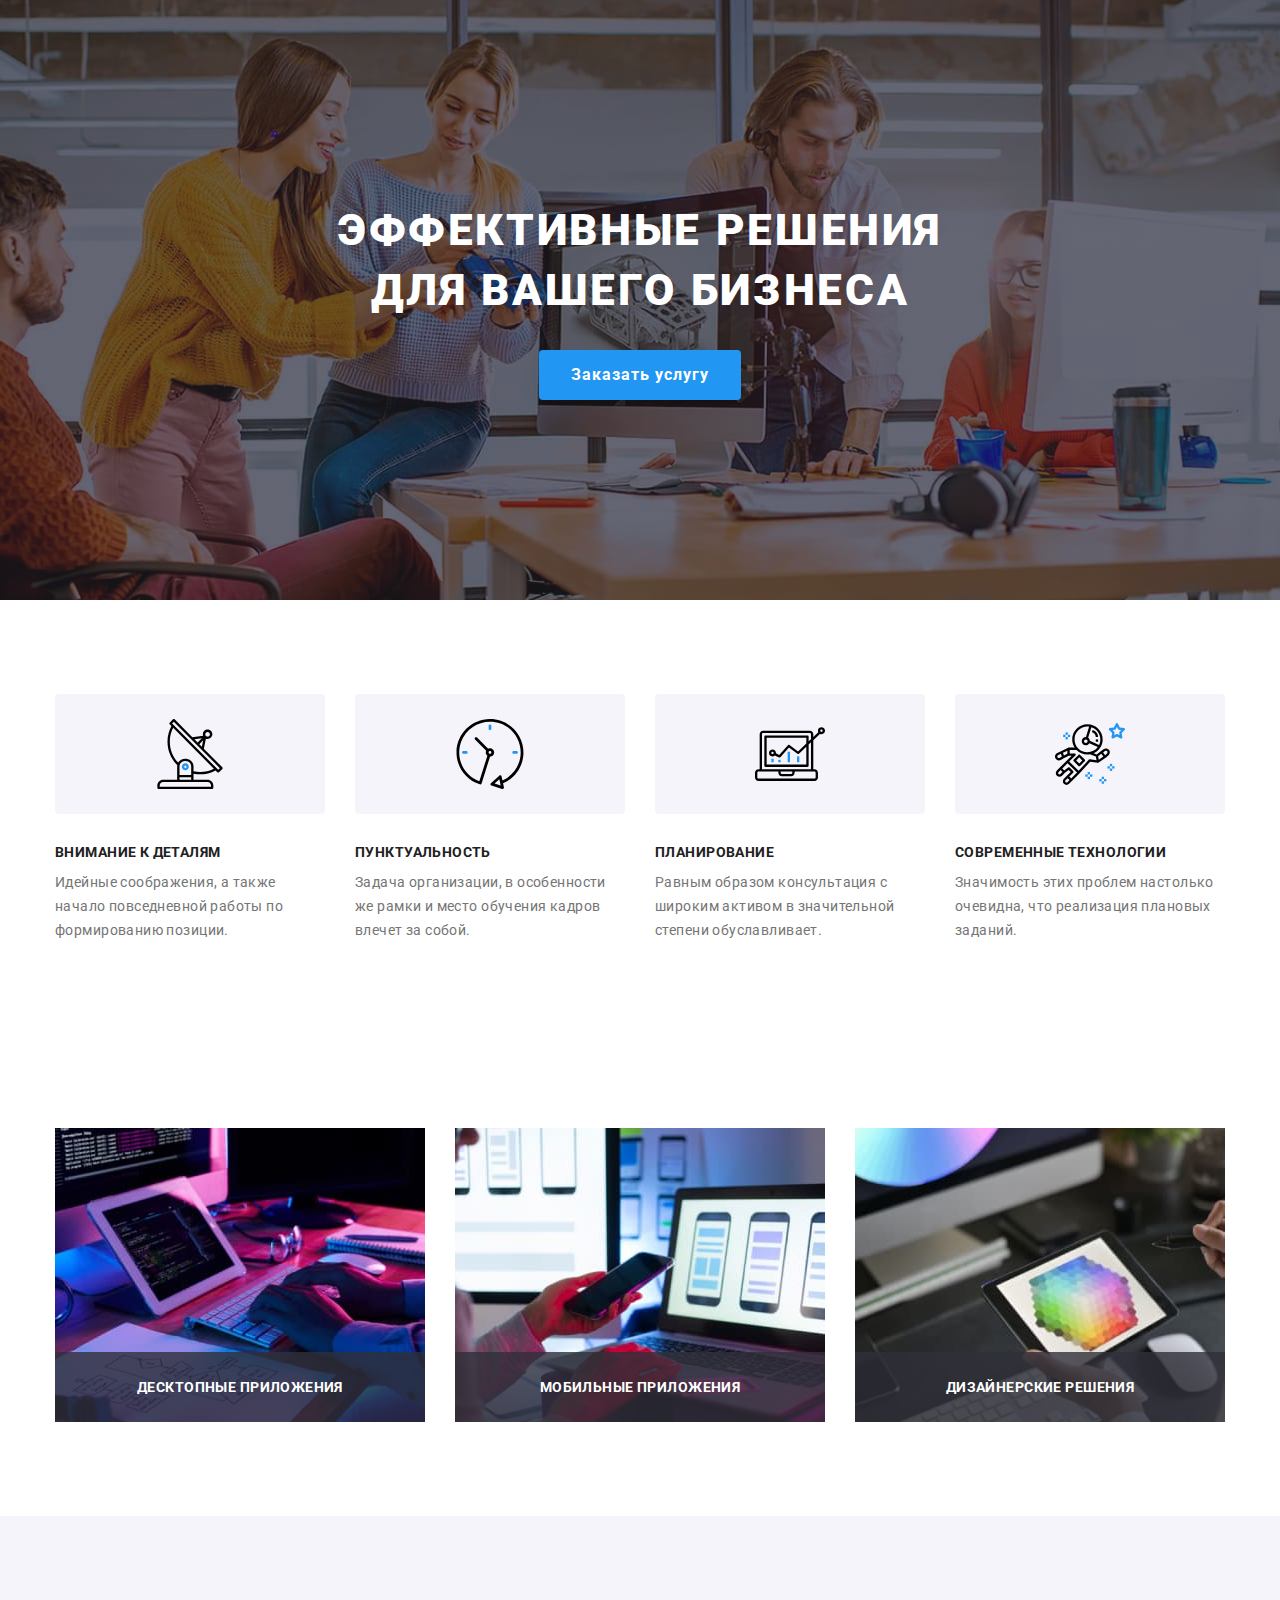
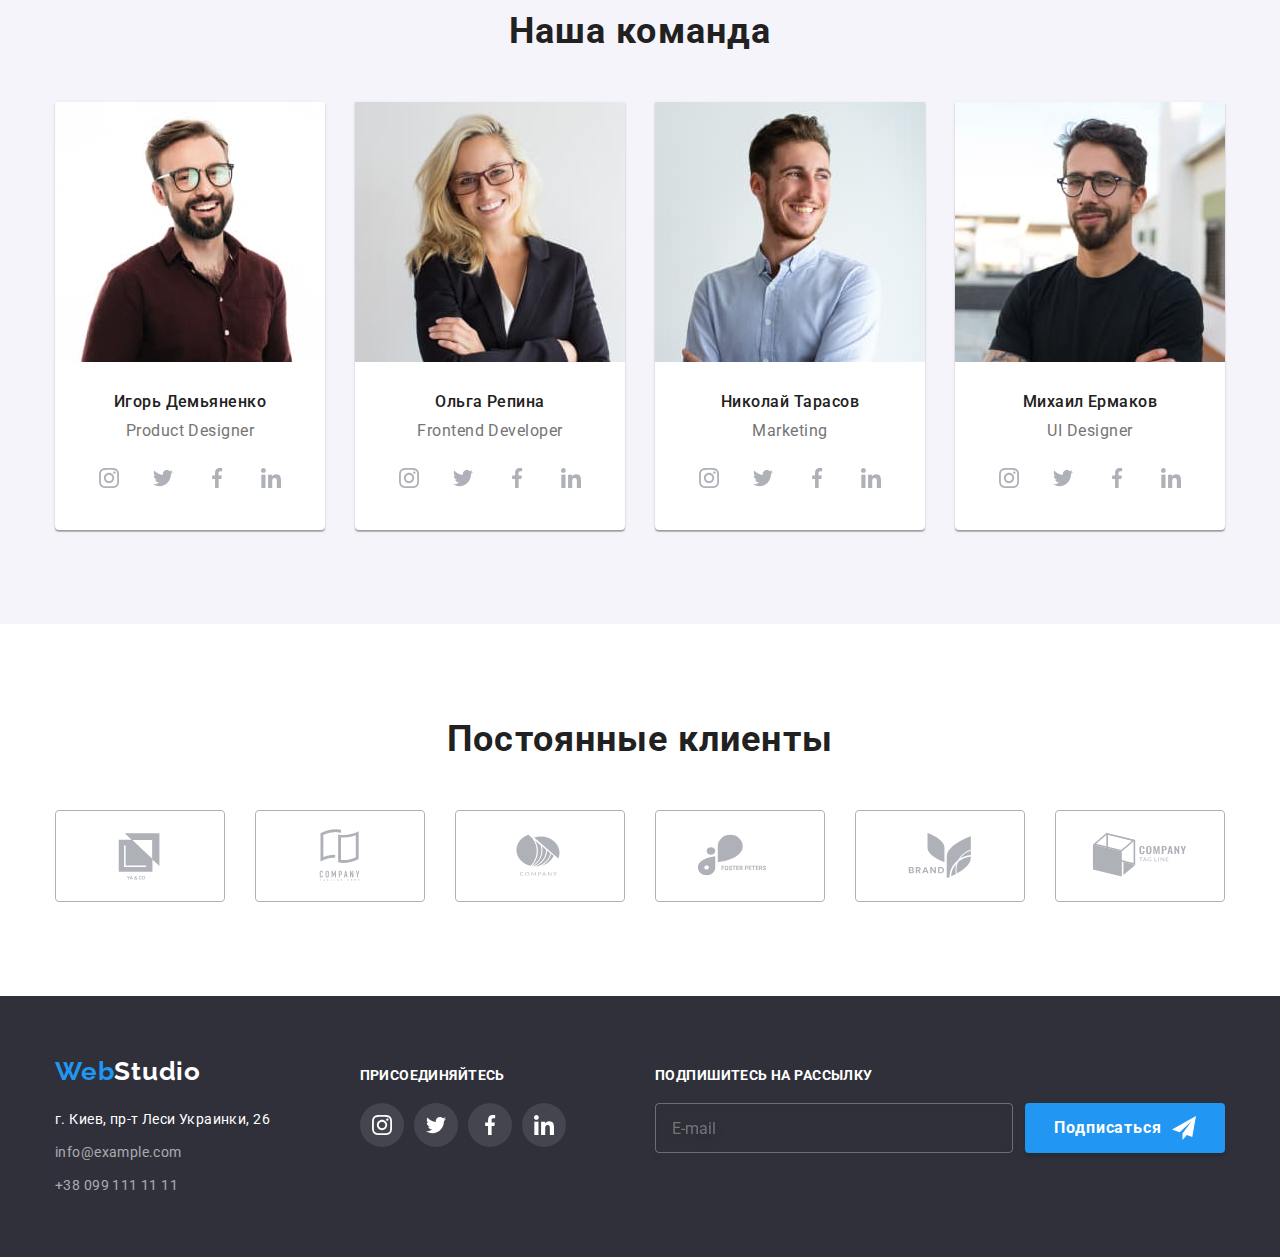
<file: index.html>
<!DOCTYPE html>
<html lang="ru">
  <head>
    <meta charset="UTF-8" />
    <meta http-equiv="X-UA-Compatible" content="IE=edge" />
    <meta name="viewport" content="width=device-width, initial-scale=1.0" />
    <title>WebStudio</title>

    <link rel="preconnect" href="https://fonts.googleapis.com" />
    <link rel="preconnect" href="https://fonts.gstatic.com" crossorigin />
    <link
      rel="stylesheet"
      href="https://cdnjs.cloudflare.com/ajax/libs/modern-normalize/1.1.0/modern-normalize.min.css"
    />
    <link
      href="https://fonts.googleapis.com/css2?family=Raleway:wght@700&family=Roboto:wght@400;500;700;900&display=swap"
      rel="stylesheet"
    />
    <!-- <link rel="stylesheet" href="./css/styles.css" /> -->
    <link rel="stylesheet" href="./sass/main.css" />
  </head>

  <body>
    <!-- <header class="header">
      <div class="container-header">
        <nav class="navigation">
          <a href="./index.html" class="logo" lang="en">
            Web<span class="header__logo">Studio</span>
          </a>
          <ul class="nav-list">
            <li class="nav-list__item">
              <a href="./index.html" class="nav-list__link current">Студия</a>
            </li>
            <li class="nav-list__item">
              <a href="./portfolio.html" class="nav-list__link">Портфолио</a>
            </li>
            <li class="nav-list__item">
              <a href="" class="nav-list__link">Контакты</a>
            </li>
          </ul>
        </nav>
        <ul class="nav-info">
          <li class="nav-info__item">
            <a href="mailto:info@devstudio.com" class="nav-info__link">
              <svg class="icon-mail">
                <use href="./images/icon/icons.svg#icon-mail"></use>
              </svg>
              info@devstudio.com
            </a>
          </li>
          <li class="nav-info__item">
            <a href="tel:+380961111111" class="nav-info__link">
              <svg class="icon-tel">
                <use href="./images/icon/icons.svg#icon-tel"></use>
              </svg>
              +38 096 111 11 11
            </a>
          </li>
        </ul>
      </div>
    </header> -->
    <main>
      <section class="hero">
        <h1 class="hero__title">Эффективные решения для вашего бизнеса</h1>
        <button type="button" class="hero__btn" data-modal-open>
          Заказать услугу
        </button>
      </section>

      <section class="about">
        <div class="container">
          <h2 class="visually-hidden">Наши особенности</h2>
          <ul class="about-list">
            <li class="about-list__item">
              <div class="about-box">
                <svg class="about-box__svg">
                  <use href="./images/icon/icons.svg#icon-antenna"></use>
                </svg>
              </div>
              <h3 class="about-list__title">Внимание к деталям</h3>
              <p class="about-list__text">
                Идейные соображения, а также начало повседневной работы по
                формированию позиции.
              </p>
            </li>
            <li class="about-list__item">
              <div class="about-box">
                <svg class="about-box__svg">
                  <use href="./images/icon/icons.svg#icon-clock"></use>
                </svg>
              </div>
              <h3 class="about-list__title">Пунктуальность</h3>
              <p class="about-list__text">
                Задача организации, в особенности же рамки и место обучения
                кадров влечет за собой.
              </p>
            </li>

            <li class="about-list__item">
              <div class="about-box">
                <svg class="about-box__svg">
                  <use href="./images/icon/icons.svg#icon-diagram"></use>
                </svg>
              </div>
              <h3 class="about-list__title">Планирование</h3>
              <p class="about-list__text">
                Равным образом консультация с широким активом в значительной
                степени обуславливает.
              </p>
            </li>
            <li class="about-list__item">
              <div class="about-box">
                <svg class="about-box__svg">
                  <use href="./images/icon/icons.svg#icon-astronaut"></use>
                </svg>
              </div>
              <h3 class="about-list__title">Современные технологии</h3>
              <p class="about-list__text">
                Значимость этих проблем настолько очевидна, что реализация
                плановых заданий.
              </p>
            </li>
          </ul>
        </div>
      </section>
      <section class="about-after">
        <div class="container">
          <h2 class="about-after__title">Чем мы занимаемся</h2>
          <ul class="about-after__list">
            <li class="about-after__item">
              <picture>
                <source
                  srcset="
                    ./images/index-img/box1.jpg    1x,
                    ./images/index-img/box1-2x.jpg 2x
                  "
                />
                <img src="./images/index-img/box1.jpg" alt="keyboard" />
              </picture>
              <p class="about-after__text">Десктопные приложения</p>
            </li>
            <li class="about-after__item">
              <picture>
                <source
                  srcset="
                    ./images/index-img/box2.jpg    1x,
                    ./images/index-img/box2-2x.jpg 2x
                  "
                />
                <img src="./images/index-img/box2.jpg" alt="keyboard" />
              </picture>

              <p class="about-after__text">Мобильные приложения</p>
            </li>
            <li class="about-after__item">
              <picture>
                <source
                  srcset="
                    ./images/index-img/box3.jpg    1x,
                    ./images/index-img/box3-2x.jpg 2x
                  "
                />
                <img src="./images/index-img/box3.jpg" alt="keyboard" />
              </picture>

              <p class="about-after__text">Дизайнерские решения</p>
            </li>
          </ul>
        </div>
      </section>
      <section class="team">
        <div class="container">
          <h2 class="team__title">Наша команда</h2>
          <ul class="team__list">
            <li class="team-list__item">
              <picture>
                <source
                  srcset="
                    ./images/index-img/img1.jpg    1x,
                    ./images/index-img/img1-2x.jpg 2x
                  "
                />
                <source
                  srcset="
                    ./images/index-img/img1-desk.jpg    1x,
                    ./images/index-img/img1-desk-2x.jpg 2x
                  "
                  media="(max-width: 1199px)"
                />
                <source
                  srcset="
                    ./images/index-img/img1-tablet.jpg    1x,
                    ./images/index-img/img1-tablet-2x.jpg 2x
                  "
                  media="(max-width: 767px)"
                />
                <img
                  src="./images/index-img/img1.jpg"
                  alt="Product Designer"
                  class="team-list__img"
                />
              </picture>

              <div class="team-list__info">
                <h3 class="team-list__name">Игорь Демьяненко</h3>
                <p class="team-list__job">Product Designer</p>
                <ul class="team-socials-list">
                  <li class="team-socials-list__item">
                    <a href="" class="team-socials-list__link"
                      ><svg class="team-socials-list__icon">
                        <use
                          href="./images/icon/icons.svg#icon-instagram-1"
                        ></use>
                      </svg>
                    </a>
                  </li>
                  <li class="team-socials-list__item">
                    <a href="" class="team-socials-list__link"
                      ><svg class="team-socials-list__icon">
                        <use
                          href="./images/icon/icons.svg#icon-twitter-1"
                        ></use>
                      </svg>
                    </a>
                  </li>
                  <li class="team-socials-list__item">
                    <a href="" class="team-socials-list__link"
                      ><svg class="team-socials-list__icon">
                        <use
                          href="./images/icon/icons.svg#icon-facebook-1"
                        ></use>
                      </svg>
                    </a>
                  </li>
                  <li class="team-socials-list__item">
                    <a href="" class="team-socials-list__link"
                      ><svg class="team-socials-list__icon">
                        <use
                          href="./images/icon/icons.svg#icon-linkedin-1"
                        ></use>
                      </svg>
                    </a>
                  </li>
                </ul>
              </div>
            </li>
            <li class="team-list__item">
              <picture>
                <source
                  srcset="
                    ./images/index-img/img2.jpg    1x,
                    ./images/index-img/img2-2x.jpg 2x
                  "
                />
                <source
                  srcset="
                    ./images/index-img/img2-desk.jpg    1x,
                    ./images/index-img/img2-desk-2x.jpg 2x
                  "
                  media="(max-width: 1199px)"
                />
                <source
                  srcset="
                    ./images/index-img/img2-tablet.jpg    1x,
                    ./images/index-img/img2-tablet-2x.jpg 2x
                  "
                  media="(max-width: 767px)"
                />
                <img
                  src="./images/index-img/img2.jpg"
                  alt="Frontend Developer"
                  class="team-list__img"
                />
              </picture>
              <div class="team-list__info">
                <h3 class="team-list__name">Ольга Репина</h3>
                <p class="team-list__job">Frontend Developer</p>
                <ul class="team-socials-list">
                  <li class="team-socials-list__item">
                    <a href="" class="team-socials-list__link"
                      ><svg class="team-socials-list__icon">
                        <use
                          href="./images/icon/icons.svg#icon-instagram-1"
                        ></use>
                      </svg>
                    </a>
                  </li>
                  <li class="team-socials-list__item">
                    <a href="" class="team-socials-list__link"
                      ><svg class="team-socials-list__icon">
                        <use
                          href="./images/icon/icons.svg#icon-twitter-1"
                        ></use>
                      </svg>
                    </a>
                  </li>
                  <li class="team-socials-list__item">
                    <a href="" class="team-socials-list__link"
                      ><svg class="team-socials-list__icon">
                        <use
                          href="./images/icon/icons.svg#icon-facebook-1"
                        ></use>
                      </svg>
                    </a>
                  </li>
                  <li class="team-socials-list__item">
                    <a href="" class="team-socials-list__link"
                      ><svg class="team-socials-list__icon">
                        <use
                          href="./images/icon/icons.svg#icon-linkedin-1"
                        ></use>
                      </svg>
                    </a>
                  </li>
                </ul>
              </div>
            </li>
            <li class="team-list__item">
              <picture>
                <source
                  srcset="
                    ./images/index-img/img3.jpg    1x,
                    ./images/index-img/img3-2x.jpg 2x
                  "
                />
                <source
                  srcset="
                    ./images/index-img/img3-desk.jpg    1x,
                    ./images/index-img/img3-desk-2x.jpg 2x
                  "
                  media="(max-width: 1199px)"
                />
                <source
                  srcset="
                    ./images/index-img/img3-tablet.jpg    1x,
                    ./images/index-img/img3-tablet-2x.jpg 2x
                  "
                  media="(max-width: 767px)"
                />
                <img
                  src="./images/index-img/img3.jpg"
                  alt="Marketing"
                  class="team-list__img"
                />
              </picture>

              <div class="team-list__info">
                <h3 class="team-list__name">Николай Тарасов</h3>
                <p class="team-list__job">Marketing</p>
                <ul class="team-socials-list">
                  <li class="team-socials-list__item">
                    <a href="" class="team-socials-list__link"
                      ><svg class="team-socials-list__icon">
                        <use
                          href="./images/icon/icons.svg#icon-instagram-1"
                        ></use>
                      </svg>
                    </a>
                  </li>
                  <li class="team-socials-list__item">
                    <a href="" class="team-socials-list__link"
                      ><svg class="team-socials-list__icon">
                        <use
                          href="./images/icon/icons.svg#icon-twitter-1"
                        ></use>
                      </svg>
                    </a>
                  </li>
                  <li class="team-socials-list__item">
                    <a href="" class="team-socials-list__link"
                      ><svg class="team-socials-list__icon">
                        <use
                          href="./images/icon/icons.svg#icon-facebook-1"
                        ></use>
                      </svg>
                    </a>
                  </li>
                  <li class="team-socials-list__item">
                    <a href="" class="team-socials-list__link"
                      ><svg class="team-socials-list__icon">
                        <use
                          href="./images/icon/icons.svg#icon-linkedin-1"
                        ></use>
                      </svg>
                    </a>
                  </li>
                </ul>
              </div>
            </li>
            <li class="team-list__item">
              <picture>
                <source
                  srcset="
                    ./images/index-img/img4.jpg    1x,
                    ./images/index-img/img4-2x.jpg 2x
                  "
                />
                <source
                  srcset="
                    ./images/index-img/img4-desk.jpg    1x,
                    ./images/index-img/img4-desk-2x.jpg 2x
                  "
                  media="(max-width: 1199px)"
                />
                <source
                  srcset="
                    ./images/index-img/img4-tablet.jpg    1x,
                    ./images/index-img/img4-tablet-2x.jpg 2x
                  "
                  media="(max-width: 767px)"
                />
                <img
                  src="./images/index-img/img4.jpg"
                  alt="UI Designer"
                  class="team-list__img"
                />
              </picture>

              <div class="team-list__info">
                <h3 class="team-list__name">Михаил Ермаков</h3>
                <p class="team-list__job">UI Designer</p>
                <ul class="team-socials-list">
                  <li class="team-socials-list__item">
                    <a href="" class="team-socials-list__link"
                      ><svg class="team-socials-list__icon">
                        <use
                          href="./images/icon/icons.svg#icon-instagram-1"
                        ></use>
                      </svg>
                    </a>
                  </li>
                  <li class="team-socials-list__item">
                    <a href="" class="team-socials-list__link"
                      ><svg class="team-socials-list__icon">
                        <use
                          href="./images/icon/icons.svg#icon-twitter-1"
                        ></use>
                      </svg>
                    </a>
                  </li>
                  <li class="team-socials-list__item">
                    <a href="" class="team-socials-list__link"
                      ><svg class="team-socials-list__icon">
                        <use
                          href="./images/icon/icons.svg#icon-facebook-1"
                        ></use>
                      </svg>
                    </a>
                  </li>
                  <li class="team-socials-list__item">
                    <a href="" class="team-socials-list__link"
                      ><svg class="team-socials-list__icon">
                        <use
                          href="./images/icon/icons.svg#icon-linkedin-1"
                        ></use>
                      </svg>
                    </a>
                  </li>
                </ul>
              </div>
            </li>
          </ul>
        </div>
      </section>
      <section class="customers">
        <div class="container">
          <h2 class="customers__title">Постоянные клиенты</h2>
          <ul class="customers-list">
            <li class="customers-list__item">
              <a href="" class="customers-list__link">
                <svg class="customers-list__icon">
                  <use href="./images/icon/icons.svg#icon-Logo-1"></use>
                </svg>
              </a>
            </li>
            <li class="customers-list__item">
              <a href="" class="customers-list__link">
                <svg class="customers-list__icon">
                  <use href="./images/icon/icons.svg#icon-Logo-2"></use>
                </svg>
              </a>
            </li>
            <li class="customers-list__item">
              <a href="" class="customers-list__link">
                <svg class="customers-list__icon">
                  <use href="./images/icon/icons.svg#icon-Logo-3"></use>
                </svg>
              </a>
            </li>
            <li class="customers-list__item">
              <a href="" class="customers-list__link">
                <svg class="customers-list__icon">
                  <use href="./images/icon/icons.svg#icon-Logo-4"></use>
                </svg>
              </a>
            </li>
            <li class="customers-list__item">
              <a href="" class="customers-list__link">
                <svg class="customers-list__icon">
                  <use href="./images/icon/icons.svg#icon-Logo-5"></use>
                </svg>
              </a>
            </li>
            <li class="customers-list__item">
              <a href="" class="customers-list__link">
                <svg class="customers-list__icon">
                  <use href="./images/icon/icons.svg#icon-Logo-6"></use>
                </svg>
              </a>
            </li>
          </ul>
        </div>
      </section>
    </main>
    <footer class="footer">
      <div class="container-footer container">
        <div class="footer-info">
          <a href="./index.html" class="logo">
            Web<span class="footer__logo">Studio</span>
          </a>
          <address class="address">
            <ul class="address-list">
              <li class="address-list__item">
                <a
                  href="https://goo.gl/maps/fcGV4ru9rpf95qTU7"
                  target="_blank"
                  rel="noreferrer noopener nofollow"
                  class="address-list__map"
                  >г. Киев, пр-т Леси Украинки, 26</a
                >
              </li>

              <li class="address-list__item">
                <a href="mailto:info@example.com" class="address-list__contact"
                  >info@example.com</a
                >
              </li>
              <li class="address-list__item">
                <a href="tel:+380991111111" class="address-list__contact"
                  >+38 099 111 11 11</a
                >
              </li>
            </ul>
          </address>
        </div>
        <div class="footer-socials">
          <h3 class="footer-social__title">присоединяйтесь</h3>
          <ul class="socials-list">
            <li class="socials-list__item">
              <a href="" class="socials-list__link"
                ><svg class="socials-list__icon">
                  <use href="./images/icon/icons.svg#icon-instagram-1"></use>
                </svg>
              </a>
            </li>
            <li class="socials-list__item">
              <a href="" class="socials-list__link"
                ><svg class="socials-list__icon">
                  <use href="./images/icon/icons.svg#icon-twitter-1"></use>
                </svg>
              </a>
            </li>
            <li class="socials-list__item">
              <a href="" class="socials-list__link"
                ><svg class="socials-list__icon">
                  <use href="./images/icon/icons.svg#icon-facebook-1"></use>
                </svg>
              </a>
            </li>
            <li class="socials-list__item">
              <a href="" class="socials-list__link"
                ><svg class="socials-list__icon">
                  <use href="./images/icon/icons.svg#icon-linkedin-1"></use>
                </svg>
              </a>
            </li>
          </ul>
        </div>
        <div class="spam">
          <form>
            <div class="spam-wrapper">
              <h3 class="footer-social__title">Подпишитесь на рассылку</h3>

              <input
                type="email"
                class="spam__input"
                name="user-email-for-spam"
                id="spam-input"
                placeholder="E-mail"
              />
            </div>
            <button type="submit" class="spam-btn">
              Подписаться
              <svg class="spam-btn__icon">
                <use href="./images/icon/icons.svg#icon-send"></use>
              </svg>
            </button>
          </form>
        </div>
      </div>
    </footer>

    <div class="overlay is-hidden" data-modal>
      <div class="modal">
        <button class="modal-exit" data-modal-close>
          <svg class="modal-exit__icon">
            <use href="./images/icon/icons.svg#icon-exit"></use>
          </svg>
        </button>
        <p class="modal__title">Оставьте свои данные, мы вам перезвоним</p>
        <form class="modal-form">
          <div class="form">
            <label class="form__label" for="user-name">Имя</label>
            <div class="form__wrap">
              <input
                type="text"
                name="user-name"
                class="form__input"
                id="user-name"
                required
              />
              <svg class="form__icon">
                <use href="./images/icon/icons.svg#icon-person-modal"></use>
              </svg>
            </div>
          </div>

          <div class="form">
            <label class="form__label" for="user-tel">Телефон</label>
            <div class="form__wrap">
              <input
                type="tel"
                name="user-tel"
                class="form__input"
                id="user-tel"
              />
              <svg class="form__icon">
                <use href="./images/icon/icons.svg#icon-phone-modal"></use>
              </svg>
            </div>
          </div>
          <div class="form">
            <label class="form__label" for="user-email">Почта</label>
            <div class="form__wrap">
              <input
                type="email"
                name="user-email"
                class="form__input"
                id="user-email"
                required
              />
              <svg class="form__icon">
                <use href="./images/icon/icons.svg#icon-email-modal"></use>
              </svg>
            </div>
          </div>
          <div class="form">
            <label class="form__label" for="modal-text">Комментарий</label>
            <textarea
              name="comment"
              id="modal-text"
              class="form__text"
              placeholder="Введите текст"
            ></textarea>
          </div>
          <div class="checkbox">
            <input
              type="checkbox"
              id="modal-checkbox"
              name="modal-checkbox"
              class="modal-checkbox visually-hidden"
              required
            />

            <label for="modal-checkbox" class="checkbox__label">
              <span>
                <svg class="checkbox__icon">
                  <use href="./images/icon/icons.svg#icon-check"></use>
                </svg>
              </span>
              Соглашаюсь с рассылкой и принимаю&nbsp;
              <a href="#" class="modal-checkbox__submit">Условия договора</a>
            </label>
          </div>

          <button type="submit" class="modal-form__btn">Отправить</button>
        </form>
      </div>
    </div>
    <script src="./js/modal.js"></script>
  </body>
</html>
</file>
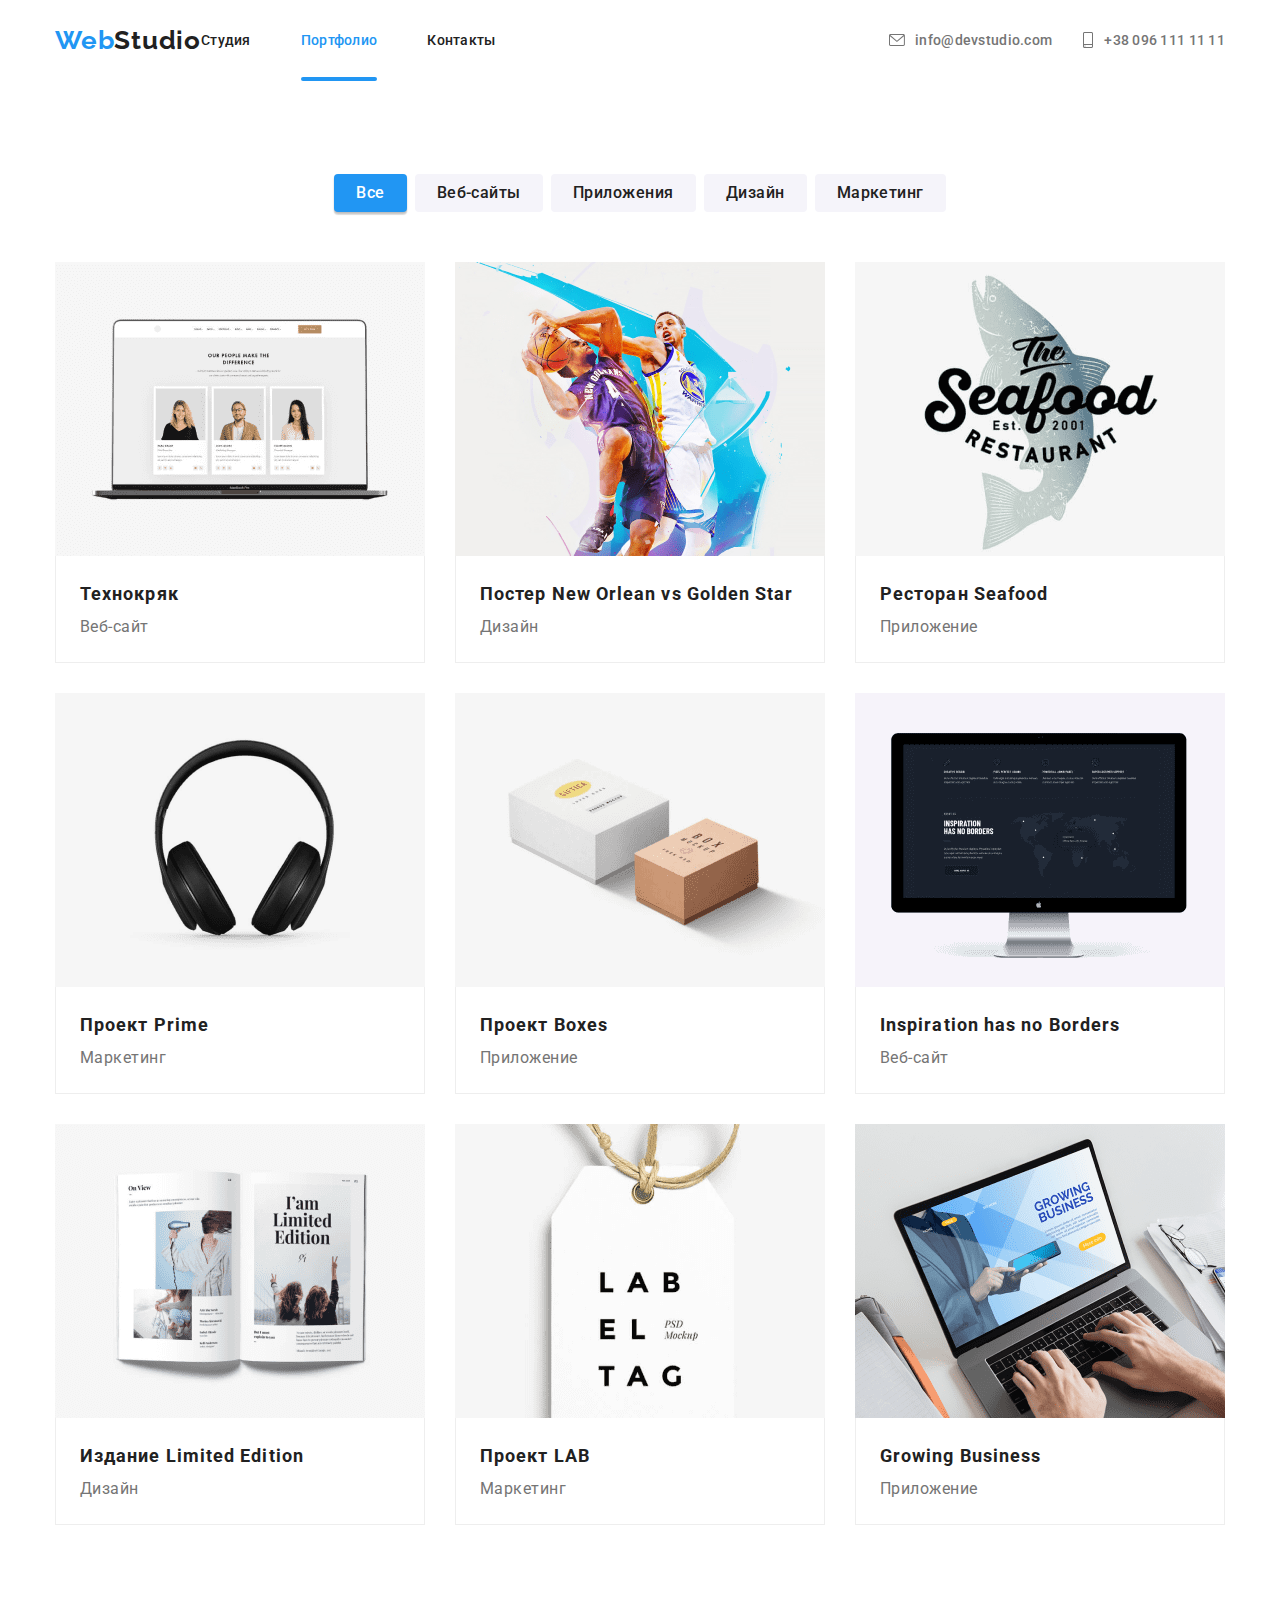
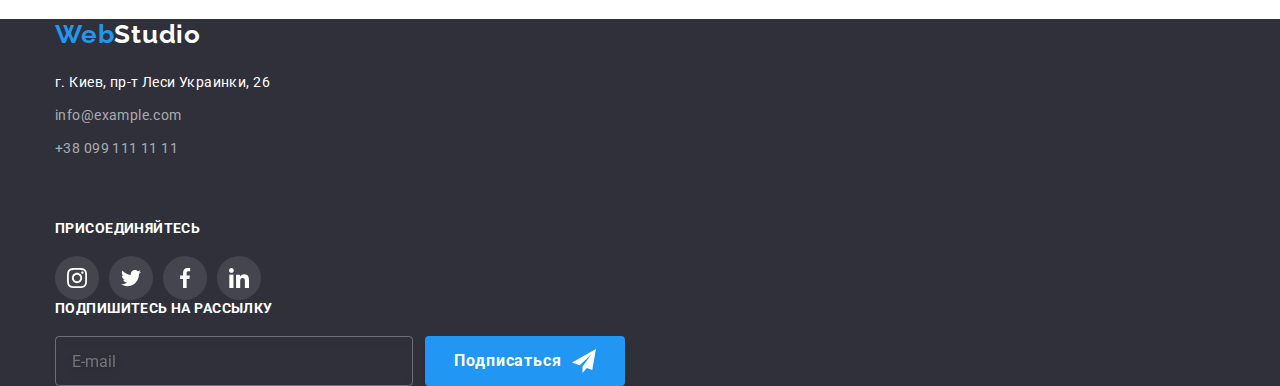
<file: portfolio.html>
<!DOCTYPE html>
<html lang="ru">
  <head>
    <meta charset="UTF-8" />
    <meta http-equiv="X-UA-Compatible" content="IE=edge" />
    <meta name="viewport" content="width=device-width, initial-scale=1.0" />
    <title>Портфолио</title>
    <link rel="preconnect" href="https://fonts.googleapis.com" />
    <link rel="preconnect" href="https://fonts.gstatic.com" crossorigin />
    <link
      rel="stylesheet"
      href="https://cdnjs.cloudflare.com/ajax/libs/modern-normalize/1.1.0/modern-normalize.min.css"
    />
    <link
      href="https://fonts.googleapis.com/css2?family=Raleway:wght@700&family=Roboto:wght@400;500;700;900&display=swap"
      rel="stylesheet"
    />
    <!-- <link rel="stylesheet" href="./css/styles.css" /> -->
    <link rel="stylesheet" href="./sass/main.css" />
  </head>
  <body>
    <header class="header">
      <div class="container-header">
        <nav class="navigation">
          <a href="./index.html" class="logo" lang="en">
            Web<span class="header__logo">Studio</span>
          </a>
          <ul class="nav-list">
            <li class="nav-list__item">
              <a href="./index.html" class="nav-list__link">Студия</a>
            </li>
            <li class="nav-list__item">
              <a href="./portfolio.html" class="nav-list__link current"
                >Портфолио</a
              >
            </li>
            <li class="nav-list__item">
              <a href="" class="nav-list__link">Контакты</a>
            </li>
          </ul>
        </nav>
        <ul class="nav-info">
          <li class="nav-info__item">
            <a href="mailto:info@devstudio.com" class="nav-info__link">
              <svg class="icon-mail">
                <use href="./images/icon/icons.svg#icon-mail"></use>
              </svg>
              info@devstudio.com
            </a>
          </li>
          <li class="nav-info__item">
            <a href="tel:+380961111111" class="nav-info__link">
              <svg class="icon-tel">
                <use href="./images/icon/icons.svg#icon-tel"></use>
              </svg>
              +38 096 111 11 11
            </a>
          </li>
        </ul>
      </div>
    </header>

    <main>
      <section>
        <div class="container">
          <ul class="menu-list">
            <li class="menu-list__item">
              <button class="menu-list__btn current-btn">Все</button>
            </li>
            <li class="menu-list__item">
              <button class="menu-list__btn">Веб-сайты</button>
            </li>
            <li class="menu-list__item">
              <button class="menu-list__btn">Приложения</button>
            </li>
            <li class="menu-list__item">
              <button class="menu-list__btn">Дизайн</button>
            </li>
            <li class="menu-list__item">
              <button class="menu-list__btn">Маркетинг</button>
            </li>
          </ul>

          <h2 class="visually-hidden">Наши продукты</h2>
          <ul class="grid">
            <li class="grid__item">
              <a href="" class="grid__link">
                <div class="product">
                  <img
                    src="./images/portfolio-img/img-1-portfolio_optimized.png"
                    alt="Технокряк"
                    width="370"
                  />
                  <p class="product__text">
                    Технокряк это современная площадка распространения
                    коронавируса. Компании используют эту платформу для
                    цифрового шпионажа и атак на защищённые сервера конкурентов.
                  </p>
                </div>

                <div class="product-info">
                  <h3 class="product-info__title">Технокряк</h3>
                  <p class="product-info__text">Веб-сайт</p>
                </div>
              </a>
            </li>

            <li class="grid__item">
              <a href="" class="grid__link">
                <div class="product">
                  <img
                    src="./images/portfolio-img/img-2-portfolio_optimized.png"
                    alt="Постер New Orlean vs Golden Star"
                    width="370"
                  />
                  <p class="product__text">
                    Технокряк это современная площадка распространения
                    коронавируса. Компании используют эту платформу для
                    цифрового шпионажа и атак на защищённые сервера конкурентов.
                  </p>
                </div>
                <div class="product-info">
                  <h3 class="product-info__title">
                    Постер <span lang="en">New Orlean vs Golden Star</span>
                  </h3>
                  <p class="product-info__text">Дизайн</p>
                </div>
              </a>
            </li>
            <li class="grid__item">
              <a href="" class="grid__link">
                <div class="product">
                  <img
                    src="./images/portfolio-img/img-3-portfolio_optimized.png"
                    alt="Ресторан Seafood"
                    width="370"
                  />
                  <p class="product__text">
                    Технокряк это современная площадка распространения
                    коронавируса. Компании используют эту платформу для
                    цифрового шпионажа и атак на защищённые сервера конкурентов.
                  </p>
                </div>
                <div class="product-info">
                  <h3 class="product-info__title">
                    Ресторан <span lang="en">Seafood</span>
                  </h3>
                  <p class="product-info__text">Приложение</p>
                </div>
              </a>
            </li>
            <li class="grid__item">
              <a href="" class="grid__link">
                <div class="product">
                  <img
                    src="./images/portfolio-img/img-4-portfolio_optimized.png"
                    alt="Проект Prime"
                    width="370"
                  />
                  <p class="product__text">
                    Технокряк это современная площадка распространения
                    коронавируса. Компании используют эту платформу для
                    цифрового шпионажа и атак на защищённые сервера конкурентов.
                  </p>
                </div>
                <div class="product-info">
                  <h3 class="product-info__title">
                    Проект <span lang="en">Prime</span>
                  </h3>
                  <p class="product-info__text">Маркетинг</p>
                </div>
              </a>
            </li>
            <li class="grid__item">
              <a href="" class="grid__link">
                <div class="product">
                  <img
                    src="./images/portfolio-img/img-5-portfolio_optimized.png"
                    alt="Проект Boxes"
                    width="370"
                  />
                  <p class="product__text">
                    Технокряк это современная площадка распространения
                    коронавируса. Компании используют эту платформу для
                    цифрового шпионажа и атак на защищённые сервера конкурентов.
                  </p>
                </div>
                <div class="product-info">
                  <h3 class="product-info__title">
                    Проект <span lang="en">Boxes</span>
                  </h3>
                  <p class="product-info__text">Приложение</p>
                </div>
              </a>
            </li>
            <li class="grid__item">
              <a href="" class="grid__link">
                <div class="product">
                  <img
                    src="./images/portfolio-img/img-6-portfolio_optimized.png"
                    alt="Inspiration has no Borders"
                    width="370"
                  />
                  <p class="product__text">
                    Технокряк это современная площадка распространения
                    коронавируса. Компании используют эту платформу для
                    цифрового шпионажа и атак на защищённые сервера конкурентов.
                  </p>
                </div>
                <div class="product-info">
                  <h3 class="product-info__title">
                    <span lang="en">Inspiration has no Borders</span>
                  </h3>
                  <p class="product-info__text">Веб-сайт</p>
                </div>
              </a>
            </li>
            <li class="grid__item">
              <a href="" class="grid__link">
                <div class="product">
                  <img
                    src="./images/portfolio-img/img-7-portfolio_optimized.png"
                    alt="Издание Limited Edition"
                    width="370"
                  />
                  <p class="product__text">
                    Технокряк это современная площадка распространения
                    коронавируса. Компании используют эту платформу для
                    цифрового шпионажа и атак на защищённые сервера конкурентов.
                  </p>
                </div>
                <div class="product-info">
                  <h3 class="product-info__title">
                    Издание <span lang="en">Limited Edition</span>
                  </h3>
                  <p class="product-info__text">Дизайн</p>
                </div>
              </a>
            </li>
            <li class="grid__item">
              <a href="" class="grid__link">
                <div class="product">
                  <img
                    src="./images/portfolio-img/img-8-portfolio_optimized.png"
                    alt="Проект LAB"
                    width="370"
                  />
                  <p class="product__text">
                    Технокряк это современная площадка распространения
                    коронавируса. Компании используют эту платформу для
                    цифрового шпионажа и атак на защищённые сервера конкурентов.
                  </p>
                </div>
                <div class="product-info">
                  <h3 class="product-info__title">
                    Проект <span lang="en">LAB</span>
                  </h3>
                  <p class="product-info__text">Маркетинг</p>
                </div>
              </a>
            </li>
            <li class="grid__item">
              <a href="" class="grid__link">
                <div class="product">
                  <img
                    src="./images/portfolio-img/img-9-portfolio_optimized.png"
                    alt="Growing Business"
                    width="370"
                  />
                  <p class="product__text">
                    Технокряк это современная площадка распространения
                    коронавируса. Компании используют эту платформу для
                    цифрового шпионажа и атак на защищённые сервера конкурентов.
                  </p>
                </div>
                <div class="product-info">
                  <h3 class="product-info__title">
                    <span lang="en">Growing Business</span>
                  </h3>
                  <p class="product-info__text">Приложение</p>
                </div>
              </a>
            </li>
          </ul>
        </div>
      </section>
    </main>

    <footer class="footer">
      <div class="container flex">
        <div>
          <a href="./index.html" class="logo">
            Web<span class="footer__logo">Studio</span>
          </a>
          <address class="address">
            <ul class="address-list">
              <li class="address-list__item">
                <a
                  href="https://goo.gl/maps/fcGV4ru9rpf95qTU7"
                  target="_blank"
                  rel="noreferrer noopener nofollow"
                  class="address-list__map"
                  >г. Киев, пр-т Леси Украинки, 26</a
                >
              </li>

              <li class="address-list__item">
                <a href="mailto:info@example.com" class="address-list__contact"
                  >info@example.com</a
                >
              </li>
              <li class="address-list__item">
                <a href="tel:+380991111111" class="address-list__contact"
                  >+38 099 111 11 11</a
                >
              </li>
            </ul>
          </address>
        </div>
        <div class="footer-socials">
          <h3 class="footer-social__title">присоединяйтесь</h3>
          <ul class="socials-list">
            <li class="socials-list__item">
              <a href="" class="socials-list__link"
                ><svg class="socials-list__icon">
                  <use href="./images/icon/icons.svg#icon-instagram-1"></use>
                </svg>
              </a>
            </li>
            <li class="socials-list__item">
              <a href="" class="socials-list__link"
                ><svg class="socials-list__icon">
                  <use href="./images/icon/icons.svg#icon-twitter-1"></use>
                </svg>
              </a>
            </li>
            <li class="socials-list__item">
              <a href="" class="socials-list__link"
                ><svg class="socials-list__icon">
                  <use href="./images/icon/icons.svg#icon-facebook-1"></use>
                </svg>
              </a>
            </li>
            <li class="socials-list__item">
              <a href="" class="socials-list__link"
                ><svg class="socials-list__icon">
                  <use href="./images/icon/icons.svg#icon-linkedin-1"></use>
                </svg>
              </a>
            </li>
          </ul>
        </div>
        <div class="spam">
          <form>
            <div class="spam-wrapper">
              <h3 class="footer-social__title">Подпишитесь на рассылку</h3>

              <input
                type="email"
                class="spam__input"
                name="user-email-for-spam"
                id="spam-input"
                placeholder="E-mail"
              />
            </div>
            <button type="submit" class="spam-btn">
              Подписаться
              <svg class="spam-btn__icon">
                <use href="./images/icon/icons.svg#icon-send"></use>
              </svg>
            </button>
          </form>
        </div>
      </div>
    </footer>
  </body>
</html>
</file>
<file: css/styles.css>
/* -------HEADER------- */

/* -------MAIN-INDEX------- */

/* -------ABOUT-INDEX------- */

/* -------ABOUT-AFTER-INDEX------- */

/* -------TEAM-INDEX------- */

/* -------customers------- */

/* -------FOOTER--
----- */

/* -------ASIDE-PORTFOLIO------- */

/* -------MAIN-PORTFOLIO------- */

/* -------MODAL------- */
</file>
<file: sass/main.css>
.is-hidden {
  opacity: 0;
  pointer-events: none;
  visibility: hidden;
}

.visually-hidden {
  position: absolute;
  white-space: nowrap;
  width: 1px;
  height: 1px;
  overflow: hidden;
  border: 0;
  padding: 0;
  clip: rect(0 0 0 0);
  -webkit-clip-path: inset(50%);
          clip-path: inset(50%);
  margin: -1px;
}

body {
  font-family: Roboto, sans-serif;
  color: #212121;
}

img {
  display: block;
  max-width: 100%;
}

button {
  border: 0;
  cursor: pointer;
}

section {
  padding: 94px 0 94px 0;
}

p,
h1,
h2,
h3,
h4,
h5,
h6 {
  margin: 0;
}

ul,
ol {
  margin: 0;
  padding: 0;
  list-style: none;
}

a {
  text-decoration: none;
}

.container {
  width: 1200px;
  padding: 0px 15px 0px 15px;
  margin: 0 auto 0 auto;
}

@media (max-width: 1199px) {
  .container {
    width: 767px;
  }
}

@media (max-width: 767px) {
  .container {
    width: 100%;
  }
}

.container-header {
  width: 1200px;
  padding: 0 15px 0 15px;
  margin: 0 auto;
  display: -webkit-box;
  display: -ms-flexbox;
  display: flex;
  -webkit-box-align: center;
      -ms-flex-align: center;
          align-items: center;
}

.container-footer {
  display: -webkit-box;
  display: -ms-flexbox;
  display: flex;
  -webkit-box-align: baseline;
      -ms-flex-align: baseline;
          align-items: baseline;
  -webkit-box-pack: justify;
      -ms-flex-pack: justify;
          justify-content: space-between;
  padding: 0px 15px 60px 15px;
}

@media (max-width: 1199px) {
  .container-footer {
    -ms-flex-wrap: wrap;
        flex-wrap: wrap;
    -ms-flex-pack: distribute;
        justify-content: space-around;
    text-align: center;
  }
}

@media (max-width: 767px) {
  .container-footer {
    -ms-flex-wrap: wrap;
        flex-wrap: wrap;
    -ms-flex-pack: distribute;
        justify-content: space-around;
    text-align: center;
    -webkit-box-orient: vertical;
    -webkit-box-direction: normal;
        -ms-flex-direction: column;
            flex-direction: column;
    -webkit-box-align: center;
        -ms-flex-align: center;
            align-items: center;
  }
}

.footer {
  background-color: #2f303a;
}

.footer-info {
  padding-top: 60px;
}

.footer-logo {
  font-family: Raleway, sans-serif;
  line-height: 1.19;
  font-weight: 700;
  font-size: 26px;
  line-height: 1.15385;
  letter-spacing: 0.03em;
  color: #2196f3;
}

.footer__logo {
  color: #fff;
}

.address {
  margin-top: 20px;
}

.address-list {
  font-style: normal;
}

.address-list__item {
  margin-bottom: 9px;
}

.address-list__item:nth-last-child(1) {
  margin-bottom: 0px;
}

.address-list__map {
  font-weight: 400;
  font-size: 14px;
  line-height: 1.71429;
  letter-spacing: 0.03em;
  color: #fff;
}

.address-list__contact {
  font-weight: 400;
  font-size: 14px;
  line-height: 1.71429;
  letter-spacing: 0.03em;
  color: rgba(255, 255, 255, 0.6);
}

.footer-socials {
  margin-top: 60px;
}

.footer-social__title {
  font-weight: 700;
  font-size: 14px;
  line-height: 1.14286;
  letter-spacing: 0.03em;
  color: #fff;
  text-transform: uppercase;
  margin-bottom: 20px;
}

.socials-list {
  display: -webkit-box;
  display: -ms-flexbox;
  display: flex;
}

.socials-list__item {
  margin-right: 10px;
}

.socials-list__item:nth-last-child(1) {
  margin-right: 0;
}

.socials-list__link {
  width: 44px;
  height: 44px;
  display: -webkit-box;
  display: -ms-flexbox;
  display: flex;
  -webkit-box-align: center;
      -ms-flex-align: center;
          align-items: center;
  -webkit-box-pack: center;
      -ms-flex-pack: center;
          justify-content: center;
  border-radius: 50%;
  background: rgba(255, 255, 255, 0.1);
  -webkit-transition: background-color 250ms cubic-bezier(0.4, 0, 0.2, 1);
  transition: background-color 250ms cubic-bezier(0.4, 0, 0.2, 1);
}

.socials-list__link:hover, .socials-list__link:focus {
  background-color: #2196f3;
}

.socials-list__link:hover .team-socials-icon, .socials-list__link:focus .team-socials-icon {
  fill: #fff;
}

.socials-list__icon {
  width: 20px;
  height: 20px;
  fill: #fff;
  -webkit-transition: fill 250ms cubic-bezier(0.4, 0, 0.2, 1);
  transition: fill 250ms cubic-bezier(0.4, 0, 0.2, 1);
}

.spam form {
  display: -webkit-box;
  display: -ms-flexbox;
  display: flex;
  -webkit-box-align: end;
      -ms-flex-align: end;
          align-items: flex-end;
}

@media (max-width: 1199px) {
  .spam form {
    -webkit-box-align: center;
        -ms-flex-align: center;
            align-items: center;
    -webkit-box-orient: vertical;
    -webkit-box-direction: normal;
        -ms-flex-direction: column;
            flex-direction: column;
    margin-top: 60px;
  }
}

.spam-wrapper {
  margin-right: 12px;
}

@media (max-width: 1199px) {
  .spam-wrapper {
    margin-right: 0;
  }
}

.spam__input {
  min-width: 358px;
  height: 50px;
  padding-left: 16px;
  -webkit-transition: border 250ms cubic-bezier(0.4, 0, 0.2, 1);
  transition: border 250ms cubic-bezier(0.4, 0, 0.2, 1);
  background-color: transparent;
  border: 1px solid rgba(255, 255, 255, 0.3);
  -webkit-filter: drop-shadow(0px 4px 4px rgba(0, 0, 0, 0.15));
          filter: drop-shadow(0px 4px 4px rgba(0, 0, 0, 0.15));
  border-radius: 4px;
  color: #fff;
  outline: 0;
}

@media (max-width: 1199px) {
  .spam__input {
    min-width: 450px;
  }
}

.spam-btn {
  background: #2196f3;
  -webkit-box-shadow: 0px 4px 4px rgba(0, 0, 0, 0.15);
          box-shadow: 0px 4px 4px rgba(0, 0, 0, 0.15);
  padding: 0;
  margin: 0;
  border-radius: 4px;
  min-width: 200px;
  height: 50px;
  font-weight: 700;
  font-size: 16px;
  line-height: 1.875;
  letter-spacing: 0.06em;
  color: #fff;
  display: -webkit-box;
  display: -ms-flexbox;
  display: flex;
  -webkit-box-pack: center;
      -ms-flex-pack: center;
          justify-content: center;
  text-align: center;
  -webkit-box-align: center;
      -ms-flex-align: center;
          align-items: center;
  -webkit-transition: background-color 250ms cubic-bezier(0.4, 0, 0.2, 1), color 250ms cubic-bezier(0.4, 0, 0.2, 1);
  transition: background-color 250ms cubic-bezier(0.4, 0, 0.2, 1), color 250ms cubic-bezier(0.4, 0, 0.2, 1);
}

.spam-btn:hover {
  background-color: #1e5380;
}

@media (max-width: 1199px) {
  .spam-btn {
    margin-top: 20px;
  }
}

.spam-btn__icon {
  fill: #fff;
  width: 24px;
  height: 24px;
  margin-left: 10px;
}

.header {
  font-weight: 500;
  font-size: 14px;
  line-height: 1.14286;
  letter-spacing: 0.02em;
  color: #000;
  position: relative;
}

.logo {
  font-family: Raleway, sans-serif;
  font-weight: 700;
  font-size: 26px;
  line-height: 1.19231;
  letter-spacing: 0.03em;
  color: #2196f3;
}

.header__logo {
  color: #212121;
}

.navigation {
  display: -webkit-box;
  display: -ms-flexbox;
  display: flex;
  -webkit-box-align: center;
      -ms-flex-align: center;
          align-items: center;
}

.nav-list {
  display: -webkit-box;
  display: -ms-flexbox;
  display: flex;
}

.nav-list__item {
  margin-right: 50px;
  padding: 32px 0 32px 0;
  position: relative;
}

.nav-list__item:nth-last-child(1) {
  margin-right: 0px;
}

.nav-list__link {
  color: #212121;
  -webkit-transition: color 250ms cubic-bezier(0.4, 0, 0.2, 1);
  transition: color 250ms cubic-bezier(0.4, 0, 0.2, 1);
}

.nav-list__link:hover, .nav-list__link:focus {
  color: #2196f3;
}

.current {
  color: #2196f3;
}

.current::after {
  position: absolute;
  bottom: -1px;
  left: 0;
  width: 100%;
  height: 4px;
  content: "";
  border-radius: 2px;
  background-color: #2196f3;
}

.nav-info {
  display: -webkit-box;
  display: -ms-flexbox;
  display: flex;
  margin-left: auto;
}

.nav-info__item {
  margin-right: 30px;
}

.nav-info__item:nth-last-child(1) {
  margin-right: 0px;
}

.nav-info__link {
  color: #757575;
  display: -webkit-box;
  display: -ms-flexbox;
  display: flex;
  -webkit-transition: color 250ms cubic-bezier(0.4, 0, 0.2, 1);
  transition: color 250ms cubic-bezier(0.4, 0, 0.2, 1);
}

.nav-info__link:hover, .nav-info__link:focus {
  color: #2196f3;
}

.nav-info__link:hover .icon-mail, .nav-info__link:focus .icon-mail {
  fill: #2196f3;
}

.nav-info__link:hover .icon-tel, .nav-info__link:focus .icon-tel {
  fill: #2196f3;
}

.nav-info__link:hover .icon-tel, .nav-info__link:focus .icon-tel {
  fill: #2196f3;
}

.nav-info__link .icon-mail {
  width: 16px;
  height: 12px;
  margin-top: auto;
  margin-bottom: auto;
  margin-right: 10px;
  fill: #757575;
  -webkit-transition: fill 250ms cubic-bezier(0.4, 0, 0.2, 1);
  transition: fill 250ms cubic-bezier(0.4, 0, 0.2, 1);
}

.nav-info__link .icon-tel {
  width: 12px;
  height: 16px;
  margin-top: auto;
  margin-bottom: auto;
  margin-right: 10px;
  fill: #757575;
  -webkit-transition: fill 250ms cubic-bezier(0.4, 0, 0.2, 1);
  transition: fill 250ms cubic-bezier(0.4, 0, 0.2, 1);
}

.hero {
  background: #2f303a;
  text-align: center;
  padding-top: 200px;
  padding-bottom: 200px;
  background-image: -webkit-gradient(linear, left top, left bottom, from(rgba(47, 48, 58, 0.4)), to(rgba(47, 48, 58, 0.4))), url(../images/index-img/hero-img.jpg);
  background-image: linear-gradient(rgba(47, 48, 58, 0.4), rgba(47, 48, 58, 0.4)), url(../images/index-img/hero-img.jpg);
  background-repeat: no-repeat;
  background-position: center;
  background-size: cover;
  max-width: 1600px;
  margin: auto;
}

@media (min-device-pixel-ratio: 2), (-webkit-min-device-pixel-ratio: 2), (min-resolution: 192dpi), (min-resolution: 2dppx) {
  .hero {
    background-image: -webkit-gradient(linear, left top, left bottom, from(rgba(47, 48, 58, 0.4)), to(rgba(47, 48, 58, 0.4))), url(../images/index-img/hero-img-2x.jpg);
    background-image: linear-gradient(rgba(47, 48, 58, 0.4), rgba(47, 48, 58, 0.4)), url(../images/index-img/hero-img-2x.jpg);
  }
}

@media (max-width: 1199px) {
  .hero {
    padding-top: 118px;
    padding-bottom: 118px;
    background-image: -webkit-gradient(linear, left top, left bottom, from(rgba(47, 48, 58, 0.4)), to(rgba(47, 48, 58, 0.4))), url(../images/index-img/hero-img-desk.jpg);
    background-image: linear-gradient(rgba(47, 48, 58, 0.4), rgba(47, 48, 58, 0.4)), url(../images/index-img/hero-img-desk.jpg);
  }
}

@media (max-width: 1199px) and (min-device-pixel-ratio: 2), (max-width: 1199px) and (-webkit-min-device-pixel-ratio: 2), (max-width: 1199px) and (min-resolution: 192dpi), (max-width: 1199px) and (min-resolution: 2dppx) {
  .hero {
    background-image: -webkit-gradient(linear, left top, left bottom, from(rgba(47, 48, 58, 0.4)), to(rgba(47, 48, 58, 0.4))), url(../images/index-img/hero-img-desk-2x.jpg);
    background-image: linear-gradient(rgba(47, 48, 58, 0.4), rgba(47, 48, 58, 0.4)), url(../images/index-img/hero-img-desk-2x.jpg);
  }
}

@media (max-width: 767px) {
  .hero {
    background-image: -webkit-gradient(linear, left top, left bottom, from(rgba(47, 48, 58, 0.4)), to(rgba(47, 48, 58, 0.4))), url(../images/index-img/hero-img-tablet.jpg);
    background-image: linear-gradient(rgba(47, 48, 58, 0.4), rgba(47, 48, 58, 0.4)), url(../images/index-img/hero-img-tablet.jpg);
  }
}

@media (max-width: 767px) and (min-device-pixel-ratio: 2), (max-width: 767px) and (-webkit-min-device-pixel-ratio: 2), (max-width: 767px) and (min-resolution: 192dpi), (max-width: 767px) and (min-resolution: 2dppx) {
  .hero {
    background-image: -webkit-gradient(linear, left top, left bottom, from(rgba(47, 48, 58, 0.4)), to(rgba(47, 48, 58, 0.4))), url(../images/index-img/hero-img-tablet-2x.jpg);
    background-image: linear-gradient(rgba(47, 48, 58, 0.4), rgba(47, 48, 58, 0.4)), url(../images/index-img/hero-img-tablet-2x.jpg);
  }
}

.hero__title {
  text-transform: uppercase;
  max-width: 696px;
  margin: auto;
  font-weight: 900;
  font-size: 44px;
  line-height: 1.36364;
  letter-spacing: 0.06em;
  color: #fff;
}

@media (max-width: 1199px) {
  .hero__title {
    font-weight: 900;
    font-size: 26px;
    line-height: 1.61538;
    letter-spacing: 0.06em;
    color: #fff;
    max-width: 360px;
  }
}

.hero__btn {
  background-color: #2196f3;
  font-family: inherit;
  font-weight: 700;
  font-size: 16px;
  line-height: 1.875;
  letter-spacing: 0.06em;
  color: #fff;
  -webkit-box-shadow: 0px 4px 4px rgba(0, 0, 0, 0.15);
          box-shadow: 0px 4px 4px rgba(0, 0, 0, 0.15);
  border-radius: 4px;
  padding: 10px 32px 10px 32px;
  min-width: 200px;
  margin-top: 30px;
  -webkit-transition: background-color 250ms cubic-bezier(0.4, 0, 0.2, 1), color 250ms cubic-bezier(0.4, 0, 0.2, 1);
  transition: background-color 250ms cubic-bezier(0.4, 0, 0.2, 1), color 250ms cubic-bezier(0.4, 0, 0.2, 1);
}

.hero__btn:hover {
  background-color: #fff;
  color: #2196f3;
}

.about-list {
  display: -webkit-box;
  display: -ms-flexbox;
  display: flex;
  -ms-flex-wrap: wrap;
      flex-wrap: wrap;
  -webkit-box-pack: justify;
      -ms-flex-pack: justify;
          justify-content: space-between;
}

.about-list__item {
  width: 270px;
  margin-right: 30px;
}

@media (max-width: 1199px) {
  .about-list__item {
    width: calc((100% - 2 * 15px) / 2);
    margin-right: 0;
    margin-bottom: 30px;
  }
}

@media (max-width: 767px) {
  .about-list__item {
    width: 100%;
    margin-right: 0;
    margin-bottom: 30px;
  }
  .about-list__item:nth-child(4n) {
    margin-bottom: 0;
  }
}

.about-list__item:nth-child(4n) {
  margin-right: 0;
}

.about-box {
  background-color: #f5f4fa;
  border-radius: 4px;
  height: 120px;
  display: -webkit-box;
  display: -ms-flexbox;
  display: flex;
  -webkit-box-pack: center;
      -ms-flex-pack: center;
          justify-content: center;
  -webkit-box-align: center;
      -ms-flex-align: center;
          align-items: center;
}

.about-box__svg {
  width: 70px;
  height: 70px;
}

.about-list__title {
  text-transform: uppercase;
  margin-top: 30px;
  font-weight: 700;
  font-size: 14px;
  line-height: 1.14286;
  letter-spacing: 0.03em;
  color: #212121;
}

.about-list__text {
  font-weight: 400;
  font-size: 14px;
  line-height: 1.71429;
  letter-spacing: 0.03em;
  color: #757575;
  margin-top: 10px;
}

.about-after {
  padding-top: 0;
}

@media (max-width: 1199px), (max-width: 767px) {
  .about-after {
    display: none;
  }
}

.about-after__title {
  font-weight: 700;
  font-size: 36px;
  line-height: 1.16667;
  letter-spacing: 0.03em;
  color: #fff;
  text-align: center;
  margin-bottom: 50px;
}

.about-after__list {
  display: -webkit-box;
  display: -ms-flexbox;
  display: flex;
  -ms-flex-wrap: wrap;
      flex-wrap: wrap;
}

.about-after__item {
  position: relative;
  margin-right: 30px;
}

.about-after__item:nth-child(3n) {
  margin-right: 0;
}

.about-after__item:nth-child(4n) {
  margin-right: 30px;
  margin-top: 30px;
}

.about-after__text {
  position: absolute;
  width: 100%;
  height: 70px;
  background-color: rgba(47, 48, 58, 0.8);
  bottom: 0;
  left: 0;
  margin: 0;
  padding-top: 27px;
  padding-bottom: 27px;
  font-weight: 700;
  font-size: 14px;
  line-height: 1.14286;
  letter-spacing: 0.03em;
  color: #fff;
  text-align: center;
  text-transform: uppercase;
}

.team {
  background-color: #f5f4fa;
  padding-top: 94px;
}

.team__list {
  display: -webkit-box;
  display: -ms-flexbox;
  display: flex;
  -ms-flex-wrap: wrap;
      flex-wrap: wrap;
  -webkit-box-pack: justify;
      -ms-flex-pack: justify;
          justify-content: space-between;
}

.team-list__item {
  margin-right: 30px;
  width: 270px;
  -webkit-box-shadow: 0px 1px 3px rgba(0, 0, 0, 0.12), 0px 1px 1px rgba(0, 0, 0, 0.14), 0px 2px 1px rgba(0, 0, 0, 0.2);
          box-shadow: 0px 1px 3px rgba(0, 0, 0, 0.12), 0px 1px 1px rgba(0, 0, 0, 0.14), 0px 2px 1px rgba(0, 0, 0, 0.2);
  border-radius: 0px 0px 4px 4px;
  background-color: #fff;
}

@media (max-width: 1199px) {
  .team-list__item {
    width: calc((100% - 2 * 15px) / 2);
    margin-right: 0;
    margin-bottom: 30px;
  }
}

@media (max-width: 767px) {
  .team-list__item {
    width: 100%;
    margin-right: 0;
    margin-bottom: 30px;
  }
  .team-list__item:nth-child(4n) {
    margin-bottom: 0;
  }
}

.team-list__item:nth-child(4n) {
  margin-right: 0;
}

.team-list__item:nth-child(5n) {
  margin-right: 30px;
  margin-top: 30px;
}

.team__title {
  font-weight: 700;
  font-size: 36px;
  line-height: 1.16667;
  letter-spacing: 0.03em;
  color: #212121;
  margin-bottom: 50px;
  text-align: center;
}

.team-list__img {
  width: 100%;
}

.team-list__info {
  padding: 30px 0 30px 0;
}

.team-list__name {
  font-weight: 500;
  font-size: 16px;
  line-height: 1.1875;
  letter-spacing: 0.03em;
  color: #212121;
  margin-bottom: 10px;
  text-align: center;
}

.team-list__job {
  margin-bottom: 16px;
  font-weight: 400;
  font-size: 16px;
  line-height: 1.1875;
  letter-spacing: 0.03em;
  color: #757575;
  text-align: center;
}

.team-socials-list {
  display: -webkit-box;
  display: -ms-flexbox;
  display: flex;
  -webkit-box-pack: center;
      -ms-flex-pack: center;
          justify-content: center;
}

.team-socials-list__item {
  margin-right: 10px;
}

.team-socials-list__item:nth-last-child(1) {
  margin-right: 0;
}

.team-socials-list__link {
  width: 44px;
  height: 44px;
  display: -webkit-box;
  display: -ms-flexbox;
  display: flex;
  -webkit-box-align: center;
      -ms-flex-align: center;
          align-items: center;
  -webkit-box-pack: center;
      -ms-flex-pack: center;
          justify-content: center;
  border-radius: 50%;
  -webkit-transition: background-color 250ms cubic-bezier(0.4, 0, 0.2, 1);
  transition: background-color 250ms cubic-bezier(0.4, 0, 0.2, 1);
}

.team-socials-list__link:hover, .team-socials-list__link:focus {
  background-color: #2196f3;
}

.team-socials-list__link:hover .team-socials-list__icon, .team-socials-list__link:focus .team-socials-list__icon {
  fill: #fff;
}

.team-socials-list__icon {
  width: 20px;
  height: 20px;
  fill: #afb1b8;
  -webkit-transition: fill 250ms cubic-bezier(0.4, 0, 0.2, 1);
  transition: fill 250ms cubic-bezier(0.4, 0, 0.2, 1);
}

.customers__title {
  font-weight: 700;
  font-size: 36px;
  line-height: 1.16667;
  letter-spacing: 0.03em;
  color: #212121;
  text-align: center;
  margin-bottom: 50px;
}

.customers-list {
  display: -webkit-box;
  display: -ms-flexbox;
  display: flex;
  -ms-flex-wrap: wrap;
      flex-wrap: wrap;
  -webkit-box-pack: justify;
      -ms-flex-pack: justify;
          justify-content: space-between;
}

.customers-list__item {
  margin-right: 30px;
}

@media (max-width: 1199px) {
  .customers-list__item {
    width: calc((100% - 4 * 15px) / 3);
    margin-right: 0px;
    margin-bottom: 30px;
  }
}

@media (max-width: 767px) {
  .customers-list__item {
    width: calc((100% - 2 * 15px) / 2);
    margin-right: 0px;
    margin-bottom: 30px;
  }
}

.customers-list__item:nth-last-child(1) {
  margin-right: 0;
}

.customers-list__link {
  width: 170px;
  height: 92px;
  border-radius: 4px;
  border: 1px solid #afb1b8;
  display: -webkit-box;
  display: -ms-flexbox;
  display: flex;
  -webkit-box-pack: center;
      -ms-flex-pack: center;
          justify-content: center;
  -webkit-box-align: center;
      -ms-flex-align: center;
          align-items: center;
  -webkit-transition: border 250ms cubic-bezier(0.4, 0, 0.2, 1);
  transition: border 250ms cubic-bezier(0.4, 0, 0.2, 1);
}

@media (max-width: 1199px) {
  .customers-list__link {
    width: 100%;
  }
}

.customers-list__link:hover, .customers-list__link:focus {
  border: 1px solid #2196f3;
}

.customers-list__link:hover .customers-list__icon, .customers-list__link:focus .customers-list__icon {
  fill: #2196f3;
}

.customers-list__icon {
  width: 106px;
  height: 60px;
  fill: #afb1b8;
  -webkit-transition: fill 250ms cubic-bezier(0.4, 0, 0.2, 1);
  transition: fill 250ms cubic-bezier(0.4, 0, 0.2, 1);
}

.overlay {
  position: fixed;
  top: 0;
  left: 0;
  width: 100vw;
  height: 100vh;
  background: rgba(0, 0, 0, 0.2);
  -webkit-transition: visibility 250ms cubic-bezier(0.4, 0, 0.2, 1), opacity 250ms cubic-bezier(0.4, 0, 0.2, 1);
  transition: visibility 250ms cubic-bezier(0.4, 0, 0.2, 1), opacity 250ms cubic-bezier(0.4, 0, 0.2, 1);
}

.modal {
  width: 528px;
  min-height: 581px;
  position: absolute;
  top: 50%;
  left: 50%;
  padding: 40px;
  -webkit-transform: translate(-50%, -50%);
          transform: translate(-50%, -50%);
  z-index: 999;
  background-color: #ffffff;
  -webkit-box-shadow: 0px 1px 3px rgba(0, 0, 0, 0.12), 0px 1px 1px rgba(0, 0, 0, 0.14), 0px 2px 1px rgba(0, 0, 0, 0.2);
          box-shadow: 0px 1px 3px rgba(0, 0, 0, 0.12), 0px 1px 1px rgba(0, 0, 0, 0.14), 0px 2px 1px rgba(0, 0, 0, 0.2);
  border-radius: 4px;
  -webkit-transition: visibility 250ms cubic-bezier(0.4, 0, 0.2, 1), opacity 250ms cubic-bezier(0.4, 0, 0.2, 1);
  transition: visibility 250ms cubic-bezier(0.4, 0, 0.2, 1), opacity 250ms cubic-bezier(0.4, 0, 0.2, 1);
}

.modal-exit {
  position: absolute;
  width: 30px;
  height: 30px;
  border: 1px solid rgba(0, 0, 0, 0.1);
  border-radius: 50%;
  background-color: transparent;
  top: 8px;
  right: 8px;
  padding: 0;
  margin: 0;
  -webkit-transition: fill 250ms cubic-bezier(0.4, 0, 0.2, 1);
  transition: fill 250ms cubic-bezier(0.4, 0, 0.2, 1);
}

.modal-exit:hover, .modal-exit:focus {
  fill: #2196f3;
}

.modal-exit__icon {
  width: 11px;
  height: 11px;
}

.modal__title {
  text-align: center;
  margin-bottom: 12px;
  font-weight: 700;
  font-size: 20px;
  line-height: 1.2;
  letter-spacing: 0.03em;
  color: #212121;
}

.form {
  margin-bottom: 10px;
  display: -webkit-box;
  display: -ms-flexbox;
  display: flex;
  -webkit-box-orient: vertical;
  -webkit-box-direction: normal;
      -ms-flex-direction: column;
          flex-direction: column;
}

.form-field:nth-last-child(3) {
  margin-bottom: 20px;
  display: -webkit-box;
  display: -ms-flexbox;
  display: flex;
  -webkit-box-orient: vertical;
  -webkit-box-direction: normal;
      -ms-flex-direction: column;
          flex-direction: column;
}

.form__label {
  display: block;
  margin-bottom: 4px;
  font-weight: 400;
  font-size: 12px;
  line-height: 1.16667;
  letter-spacing: 0.01em;
  color: #212121;
}

.form__wrap {
  position: relative;
  display: block;
}

.form__input {
  width: 100%;
  height: 40px;
  border: 1px solid rgba(33, 33, 33, 0.2);
  padding-left: 42px;
  border-radius: 4px;
  -webkit-transition: border 250ms cubic-bezier(0.4, 0, 0.2, 1);
  transition: border 250ms cubic-bezier(0.4, 0, 0.2, 1);
}

.form__input:focus {
  border: 1px solid #2196f3;
  border-radius: 4px;
  outline: 0;
}

.form__input:focus + .form__icon {
  fill: #2196f3;
}

.form__icon {
  position: absolute;
  width: 18px;
  height: 18px;
  left: 12px;
  bottom: 50%;
  -webkit-transform: translateY(50%);
          transform: translateY(50%);
  -webkit-transition: fill 250ms cubic-bezier(0.4, 0, 0.2, 1);
  transition: fill 250ms cubic-bezier(0.4, 0, 0.2, 1);
}

.form__text {
  width: 100%;
  height: 120px;
  padding: 12px 16px 12px 16px;
  resize: none;
  border: 1px solid rgba(33, 33, 33, 0.2);
  -webkit-transition: border 250ms cubic-bezier(0.4, 0, 0.2, 1);
  transition: border 250ms cubic-bezier(0.4, 0, 0.2, 1);
  border-radius: 4px;
}

.form__text:focus {
  border: 1px solid #2196f3;
  border-radius: 4px;
  outline: 0;
}

.checkbox {
  margin-bottom: 30px;
}

.modal-checkbox:checked + .checkbox__label span {
  background-color: #2196f3;
  border: none;
}

.modal-checkbox:not(:checked) + .checkbox__label span {
  border: 2px solid #212121;
}

.modal-checkbox:focus + .checkbox__label span {
  border: 2px solid #2196f3;
}

.modal-checkbox:checked + .checkbox__label svg {
  fill: #fff;
}

.checkbox__icon {
  width: 16px;
  height: 15px;
  fill: transparent;
}

.checkbox__label {
  font-weight: 400;
  font-size: 14px;
  line-height: 1.71429;
  letter-spacing: 0.03em;
  color: #212121;
  -webkit-box-align: center;
      -ms-flex-align: center;
          align-items: center;
  display: -webkit-box;
  display: -ms-flexbox;
  display: flex;
  -webkit-box-pack: center;
      -ms-flex-pack: center;
          justify-content: center;
}

.checkbox__label span {
  width: 16px;
  height: 15px;
  border: 2px solid #212121;
  border-radius: 2px;
  margin-right: 5px;
  display: -webkit-box;
  display: -ms-flexbox;
  display: flex;
  -webkit-box-align: center;
      -ms-flex-align: center;
          align-items: center;
  -webkit-box-pack: center;
      -ms-flex-pack: center;
          justify-content: center;
  -webkit-transition: background-color 250ms cubic-bezier(0.4, 0, 0.2, 1), fill 250ms cubic-bezier(0.4, 0, 0.2, 1), border 250ms cubic-bezier(0.4, 0, 0.2, 1);
  transition: background-color 250ms cubic-bezier(0.4, 0, 0.2, 1), fill 250ms cubic-bezier(0.4, 0, 0.2, 1), border 250ms cubic-bezier(0.4, 0, 0.2, 1);
}

.modal-checkbox__submit {
  text-decoration: underline;
  color: #2196f3;
}

.modal-form__btn {
  background-color: #2196f3;
  display: block;
  margin: 0 auto;
  font-family: inherit;
  font-weight: 700;
  font-size: 16px;
  line-height: 1.875;
  letter-spacing: 0.06em;
  color: #fff;
  -webkit-box-shadow: 0px 4px 4px rgba(0, 0, 0, 0.15);
          box-shadow: 0px 4px 4px rgba(0, 0, 0, 0.15);
  border-radius: 4px;
  padding: 10px 32px 10px 32px;
  min-width: 200px;
  -webkit-transition: background-color 250ms cubic-bezier(0.4, 0, 0.2, 1), color 250ms cubic-bezier(0.4, 0, 0.2, 1);
  transition: background-color 250ms cubic-bezier(0.4, 0, 0.2, 1), color 250ms cubic-bezier(0.4, 0, 0.2, 1);
}

.modal-form__btn:hover {
  background-color: #1e5380;
}

.menu-list {
  display: -webkit-box;
  display: -ms-flexbox;
  display: flex;
  -ms-flex-wrap: nowrap;
      flex-wrap: nowrap;
  -webkit-box-pack: center;
      -ms-flex-pack: center;
          justify-content: center;
}

.menu-list__item {
  margin-right: 8px;
}

.menu-list__item:nth-last-child(1) {
  margin-right: 0px;
}

.menu-list__btn {
  font-family: inherit;
  padding: 6px 22px 6px 22px;
  font-weight: 500;
  font-size: 16px;
  line-height: 1.625;
  letter-spacing: 0.03em;
  color: #212121;
  background-color: #f5f4fa;
  text-align: center;
  -webkit-transition: background-color 250ms cubic-bezier(0.4, 0, 0.2, 1), color 250ms cubic-bezier(0.4, 0, 0.2, 1), -webkit-box-shadow 250ms cubic-bezier(0.4, 0, 0.2, 1);
  transition: background-color 250ms cubic-bezier(0.4, 0, 0.2, 1), color 250ms cubic-bezier(0.4, 0, 0.2, 1), -webkit-box-shadow 250ms cubic-bezier(0.4, 0, 0.2, 1);
  transition: background-color 250ms cubic-bezier(0.4, 0, 0.2, 1), color 250ms cubic-bezier(0.4, 0, 0.2, 1), box-shadow 250ms cubic-bezier(0.4, 0, 0.2, 1);
  transition: background-color 250ms cubic-bezier(0.4, 0, 0.2, 1), color 250ms cubic-bezier(0.4, 0, 0.2, 1), box-shadow 250ms cubic-bezier(0.4, 0, 0.2, 1), -webkit-box-shadow 250ms cubic-bezier(0.4, 0, 0.2, 1);
  border-radius: 4px;
}

.menu-list__btn:hover, .menu-list__btn:focus {
  background-color: #2196f3;
  color: #fff;
  -webkit-box-shadow: 0px 3px 1px rgba(0, 0, 0, 0.1), 0px 1px 2px rgba(0, 0, 0, 0.08), 0px 2px 2px rgba(0, 0, 0, 0.12);
          box-shadow: 0px 3px 1px rgba(0, 0, 0, 0.1), 0px 1px 2px rgba(0, 0, 0, 0.08), 0px 2px 2px rgba(0, 0, 0, 0.12);
}

.current-btn {
  background-color: #2196f3;
  color: #fff;
  -webkit-box-shadow: 0px 3px 1px rgba(0, 0, 0, 0.1), 0px 1px 2px rgba(0, 0, 0, 0.08), 0px 2px 2px rgba(0, 0, 0, 0.12);
          box-shadow: 0px 3px 1px rgba(0, 0, 0, 0.1), 0px 1px 2px rgba(0, 0, 0, 0.08), 0px 2px 2px rgba(0, 0, 0, 0.12);
}

.grid {
  display: -webkit-box;
  display: -ms-flexbox;
  display: flex;
  -ms-flex-wrap: wrap;
      flex-wrap: wrap;
  padding-top: 50px;
}

.grid__item {
  width: 370px;
  margin-right: 30px;
  margin-bottom: 30px;
}

.grid__item:nth-child(3n) {
  margin-right: 0px;
}

.grid__item:nth-last-child(-n + 3) {
  margin-bottom: 0px;
}

.grid__link {
  display: block;
  -webkit-transition: -webkit-box-shadow 250ms cubic-bezier(0.4, 0, 0.2, 1);
  transition: -webkit-box-shadow 250ms cubic-bezier(0.4, 0, 0.2, 1);
  transition: box-shadow 250ms cubic-bezier(0.4, 0, 0.2, 1);
  transition: box-shadow 250ms cubic-bezier(0.4, 0, 0.2, 1), -webkit-box-shadow 250ms cubic-bezier(0.4, 0, 0.2, 1);
}

.grid__link:hover, .grid__link:focus {
  -webkit-box-shadow: 0px 1px 1px rgba(0, 0, 0, 0.12), 0px 4px 4px rgba(0, 0, 0, 0.06), 1px 4px 6px rgba(0, 0, 0, 0.16);
          box-shadow: 0px 1px 1px rgba(0, 0, 0, 0.12), 0px 4px 4px rgba(0, 0, 0, 0.06), 1px 4px 6px rgba(0, 0, 0, 0.16);
}

.grid__link:hover .product__text, .grid__link:focus .product__text {
  -webkit-transform: translateY(0);
          transform: translateY(0);
}

.product {
  position: relative;
  overflow: hidden;
}

.product__text {
  position: absolute;
  top: 0;
  left: 0;
  padding: 63px 24px 63px 24px;
  background: rgba(33, 150, 243, 0.9);
  height: 100%;
  width: 100%;
  font-weight: 400;
  font-size: 18px;
  line-height: 1.55556;
  letter-spacing: 0.03em;
  color: #fff;
  -webkit-transform: translateY(100%);
          transform: translateY(100%);
  -webkit-transition: -webkit-transform 250ms cubic-bezier(0.4, 0, 0.2, 1);
  transition: -webkit-transform 250ms cubic-bezier(0.4, 0, 0.2, 1);
  transition: transform 250ms cubic-bezier(0.4, 0, 0.2, 1);
  transition: transform 250ms cubic-bezier(0.4, 0, 0.2, 1), -webkit-transform 250ms cubic-bezier(0.4, 0, 0.2, 1);
}

.product-info {
  padding: 20px 24px 20px 24px;
  border-right: 1px solid #eeeeee;
  border-left: 1px solid #eeeeee;
  border-bottom: 1px solid #eeeeee;
}

.product-info__title {
  font-weight: 700;
  font-size: 18px;
  line-height: 2;
  letter-spacing: 0.06em;
  color: #212121;
}

.product-info__text {
  font-weight: 400;
  font-size: 16px;
  line-height: 1.875;
  letter-spacing: 0.03em;
  color: #757575;
}
/*# sourceMappingURL=main.css.map */
</file>
